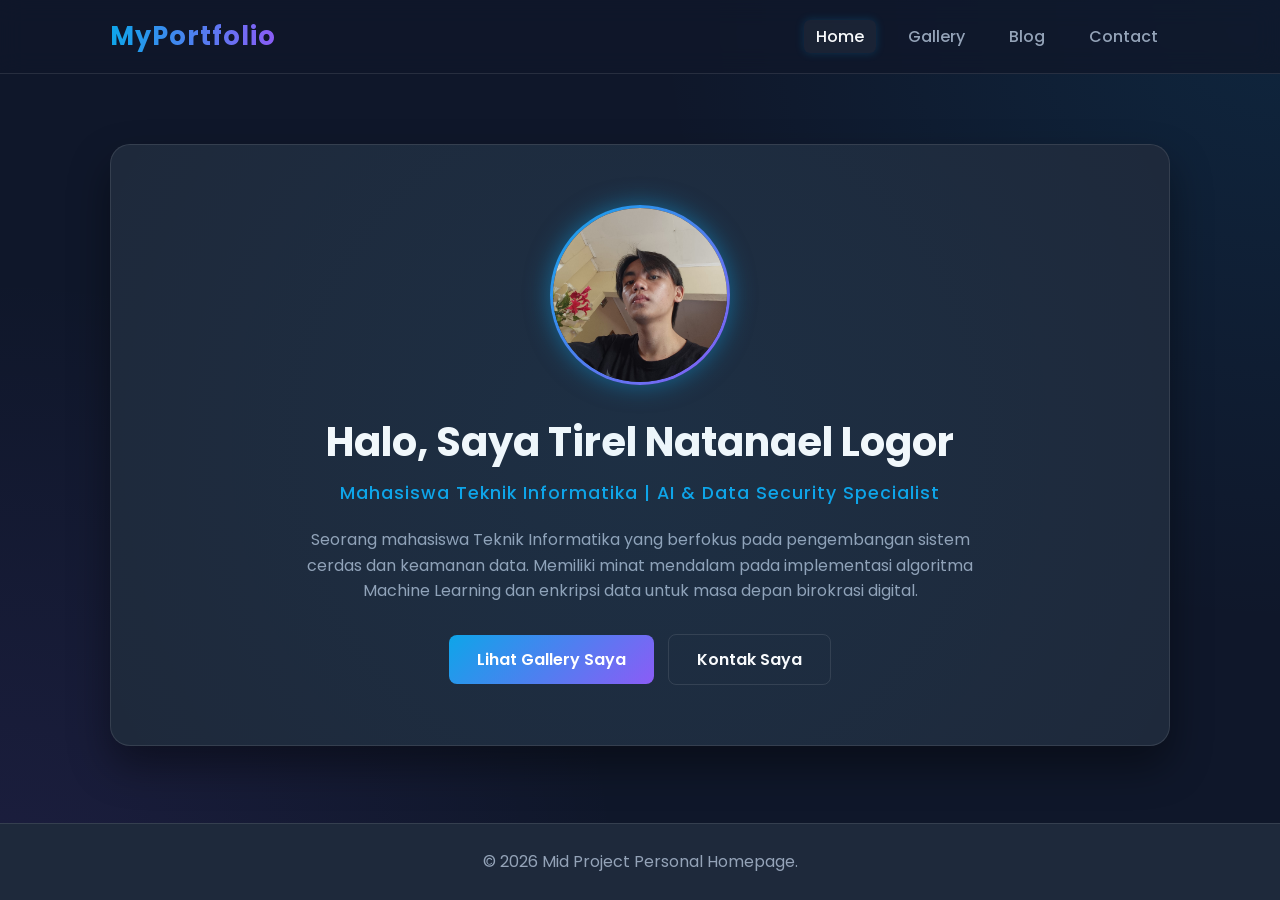
<file: index.html>
<!DOCTYPE html>
<html lang="id">
<head>
    <meta charset="UTF-8">
    <meta name="viewport" content="width=device-width, initial-scale=1.0">
    <title>Home | Web Portofolio</title>
    <link href="https://fonts.googleapis.com/css2?family=Poppins:wght@300;400;500;600;700&display=swap" rel="stylesheet">
    <link rel="stylesheet" href="style.css">
</head>
<body>
    <!-- Navigasi Utama -->
    <header>
        <nav>
            <div class="logo">MyPortfolio</div>
            <ul class="nav-links">
                <li><a href="index.html" class="active">Home</a></li>
                <li><a href="gallery.html">Gallery</a></li>
                <li><a href="blog.html">Blog</a></li>
                <li><a href="contact.html">Contact</a></li>
            </ul>
        </nav>
    </header>

    <!-- Konten Utama Halaman Home -->
    <main class="home-container">
    <section class="hero">
        <div class="profile-frame">
            <img src="foto-profil.jpg" alt="Foto Profil Saya" class="profile-img">
        </div>
        <h1>Halo, Saya Tirel Natanael Logor</h1>
        <h2>Mahasiswa Teknik Informatika | AI & Data Security Specialist</h2>
        <p>Seorang mahasiswa Teknik Informatika yang berfokus pada pengembangan sistem cerdas dan keamanan data. Memiliki minat mendalam pada implementasi algoritma Machine Learning dan enkripsi data untuk masa depan birokrasi digital.</p>
        <div class="hero-buttons">
            <a href="gallery.html" class="btn-primary">Lihat Gallery Saya</a>
            <a href="contact.html" class="btn-secondary">Kontak Saya</a>
        </div>
    </section>
</main>

    <!-- Footer -->
    <footer>
        <p>&copy; 2026 Mid Project Personal Homepage.</p>
    </footer>

    <script src="script.js"></script>
</body>
</html>
</file>
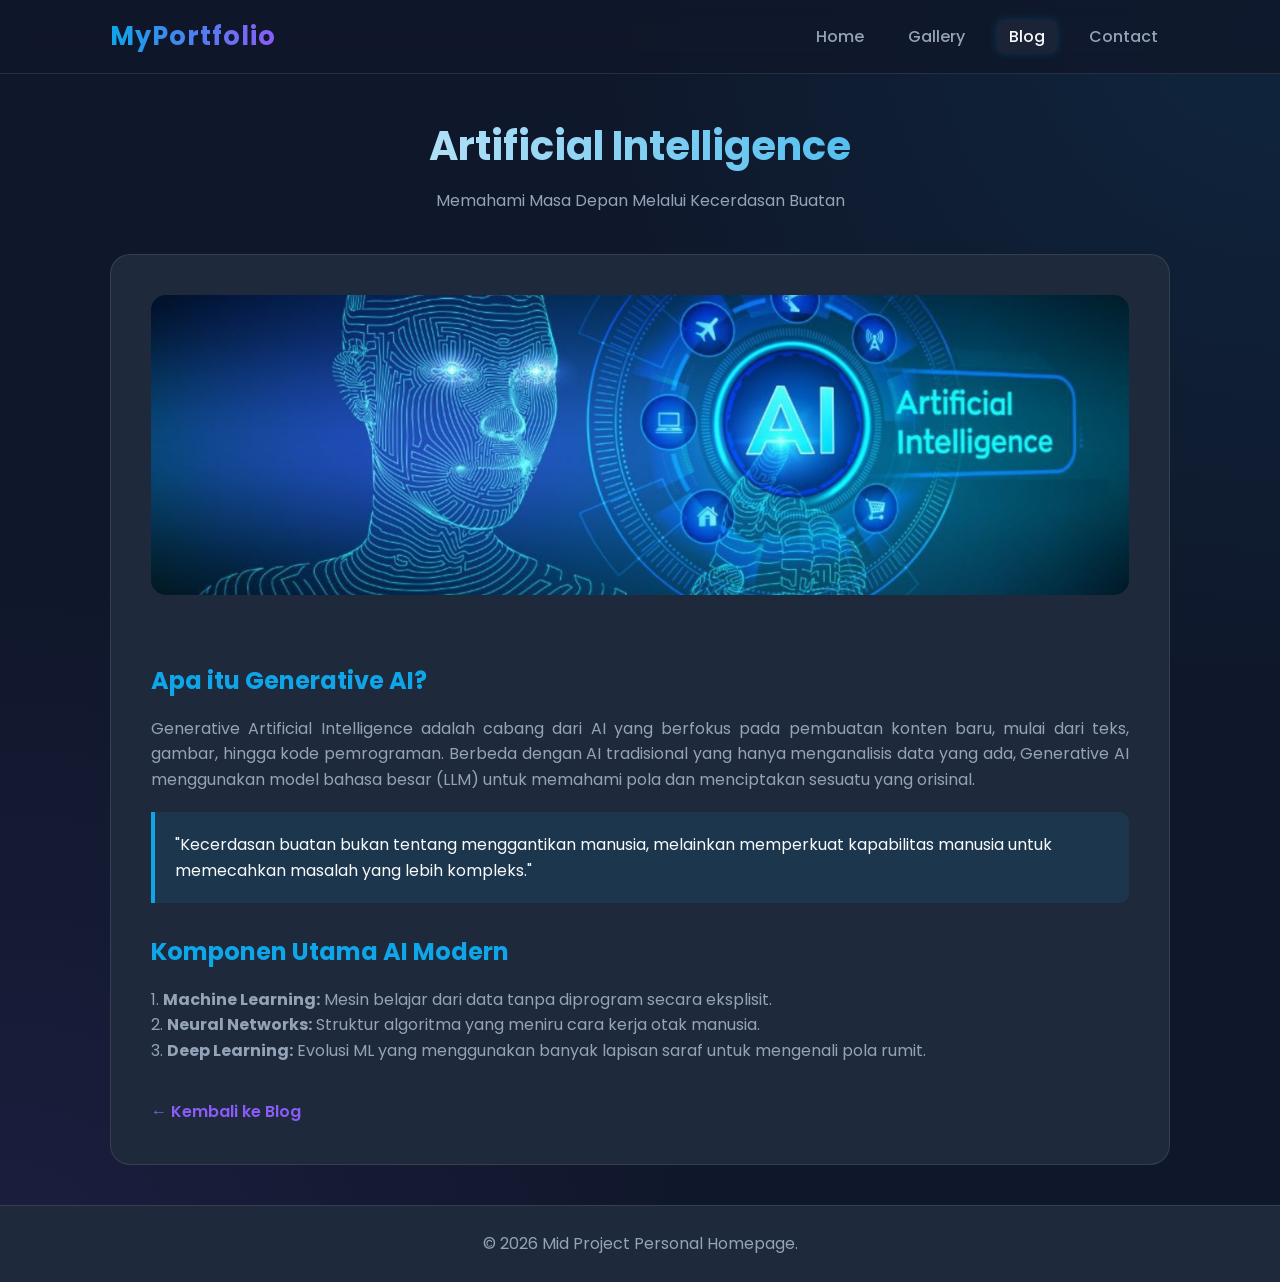
<file: artikel-ai.html>
<!DOCTYPE html>
<html lang="id">
<head>
    <meta charset="UTF-8">
    <meta name="viewport" content="width=device-width, initial-scale=1.0">
    <title>Materi AI | Web Portofolio</title>
    <link href="https://fonts.googleapis.com/css2?family=Poppins:wght@300;400;500;600;700&display=swap" rel="stylesheet">
    <link rel="stylesheet" href="style.css">
    <style>
        .article-content { background: var(--bg-card); padding: 40px; border-radius: 20px; border: 1px solid var(--glass-border); margin-top: 20px; }
        .article-content h2 { color: var(--primary); margin: 30px 0 15px; }
        .article-content p { margin-bottom: 20px; color: var(--text-muted); text-align: justify; }
        .highlight-box { background: rgba(14, 165, 233, 0.1); border-left: 4px solid var(--primary); padding: 20px; margin: 20px 0; border-radius: 0 10px 10px 0; }
    </style>
</head>
<body>
    <header>
        <nav>
            <div class="logo">MyPortfolio</div>
            <ul class="nav-links">
                <li><a href="index.html">Home</a></li>
                <li><a href="gallery.html">Gallery</a></li>
                <li><a href="blog.html" class="active">Blog</a></li>
                <li><a href="contact.html">Contact</a></li>
            </ul>
        </nav>
    </header>

    <main>
        <section class="page-header">
            <h1>Artificial Intelligence</h1>
            <p>Memahami Masa Depan Melalui Kecerdasan Buatan</p>
        </section>

        <article class="article-content">
            <img src="ai-article.jpg" alt="AI" style="width:100%; height:300px; object-fit:cover; border-radius:15px; margin-bottom:30px;">
            
            <h2>Apa itu Generative AI?</h2>
            <p>Generative Artificial Intelligence adalah cabang dari AI yang berfokus pada pembuatan konten baru, mulai dari teks, gambar, hingga kode pemrograman. Berbeda dengan AI tradisional yang hanya menganalisis data yang ada, Generative AI menggunakan model bahasa besar (LLM) untuk memahami pola dan menciptakan sesuatu yang orisinal.</p>

            <div class="highlight-box">
                "Kecerdasan buatan bukan tentang menggantikan manusia, melainkan memperkuat kapabilitas manusia untuk memecahkan masalah yang lebih kompleks."
            </div>

            <h2>Komponen Utama AI Modern</h2>
            <p>1. <strong>Machine Learning:</strong> Mesin belajar dari data tanpa diprogram secara eksplisit.<br>
               2. <strong>Neural Networks:</strong> Struktur algoritma yang meniru cara kerja otak manusia.<br>
               3. <strong>Deep Learning:</strong> Evolusi ML yang menggunakan banyak lapisan saraf untuk mengenali pola rumit.</p>

            <a href="blog.html" class="read-more">&larr; Kembali ke Blog</a>
        </article>
    </main>

    <footer><p>&copy; 2026 Mid Project Personal Homepage.</p></footer>
</body>
</html>
</file>
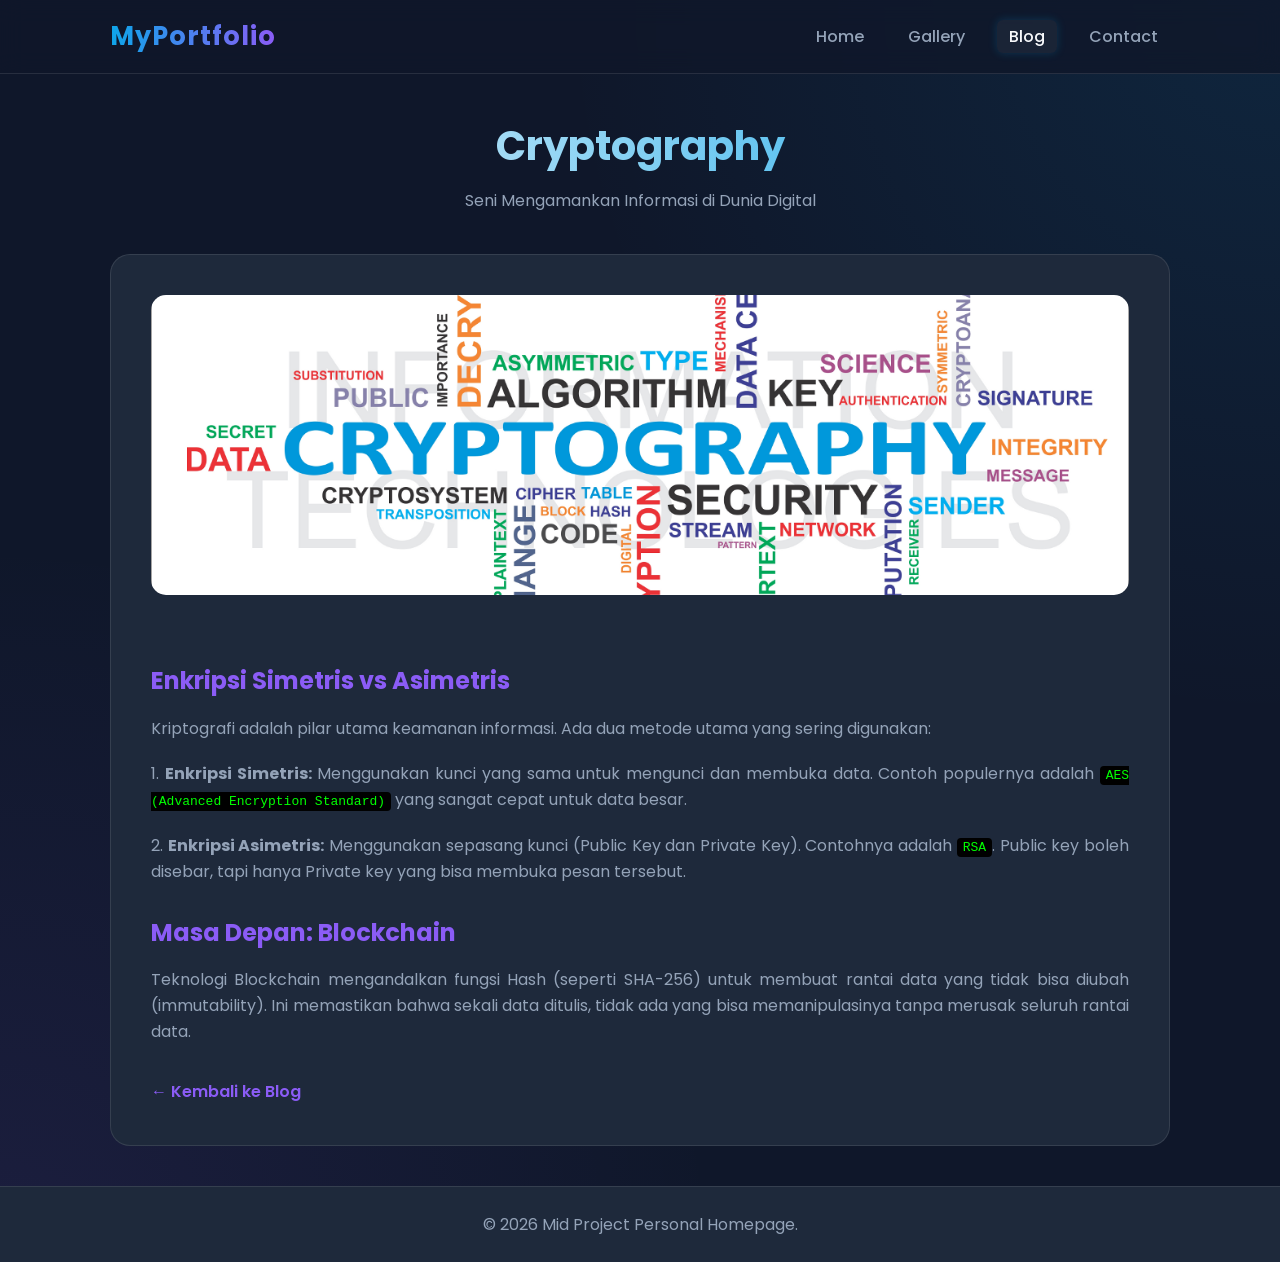
<file: artikel-crypto.html>
<!DOCTYPE html>
<html lang="id">
<head>
    <meta charset="UTF-8">
    <meta name="viewport" content="width=device-width, initial-scale=1.0">
    <title>Materi Kriptografi | Web Portofolio</title>
    <link href="https://fonts.googleapis.com/css2?family=Poppins:wght@300;400;500;600;700&display=swap" rel="stylesheet">
    <link rel="stylesheet" href="style.css">
    <style>
        .article-content { background: var(--bg-card); padding: 40px; border-radius: 20px; border: 1px solid var(--glass-border); margin-top: 20px; }
        .article-content h2 { color: var(--accent); margin: 30px 0 15px; }
        .article-content p { margin-bottom: 20px; color: var(--text-muted); text-align: justify; }
        code { background: #000; color: #0f0; padding: 2px 6px; border-radius: 4px; font-family: monospace; }
    </style>
</head>
<body>
    <header>
        <nav>
            <div class="logo">MyPortfolio</div>
            <ul class="nav-links">
                <li><a href="index.html">Home</a></li>
                <li><a href="gallery.html">Gallery</a></li>
                <li><a href="blog.html" class="active">Blog</a></li>
                <li><a href="contact.html">Contact</a></li>
            </ul>
        </nav>
    </header>

    <main>
        <section class="page-header">
            <h1>Cryptography</h1>
            <p>Seni Mengamankan Informasi di Dunia Digital</p>
        </section>

        <article class="article-content">
            <img src="crypto-article.jpg" alt="Cryptography" style="width:100%; height:300px; object-fit:cover; border-radius:15px; margin-bottom:30px;">
            
            <h2>Enkripsi Simetris vs Asimetris</h2>
            <p>Kriptografi adalah pilar utama keamanan informasi. Ada dua metode utama yang sering digunakan:</p>

            <p>1. <strong>Enkripsi Simetris:</strong> Menggunakan kunci yang sama untuk mengunci dan membuka data. Contoh populernya adalah <code>AES (Advanced Encryption Standard)</code> yang sangat cepat untuk data besar.</p>
            
            <p>2. <strong>Enkripsi Asimetris:</strong> Menggunakan sepasang kunci (Public Key dan Private Key). Contohnya adalah <code>RSA</code>. Public key boleh disebar, tapi hanya Private key yang bisa membuka pesan tersebut.</p>

            <h2>Masa Depan: Blockchain</h2>
            <p>Teknologi Blockchain mengandalkan fungsi Hash (seperti SHA-256) untuk membuat rantai data yang tidak bisa diubah (immutability). Ini memastikan bahwa sekali data ditulis, tidak ada yang bisa memanipulasinya tanpa merusak seluruh rantai data.</p>

            <a href="blog.html" class="read-more">&larr; Kembali ke Blog</a>
        </article>
    </main>

    <footer><p>&copy; 2026 Mid Project Personal Homepage.</p></footer>
</body>
</html>
</file>
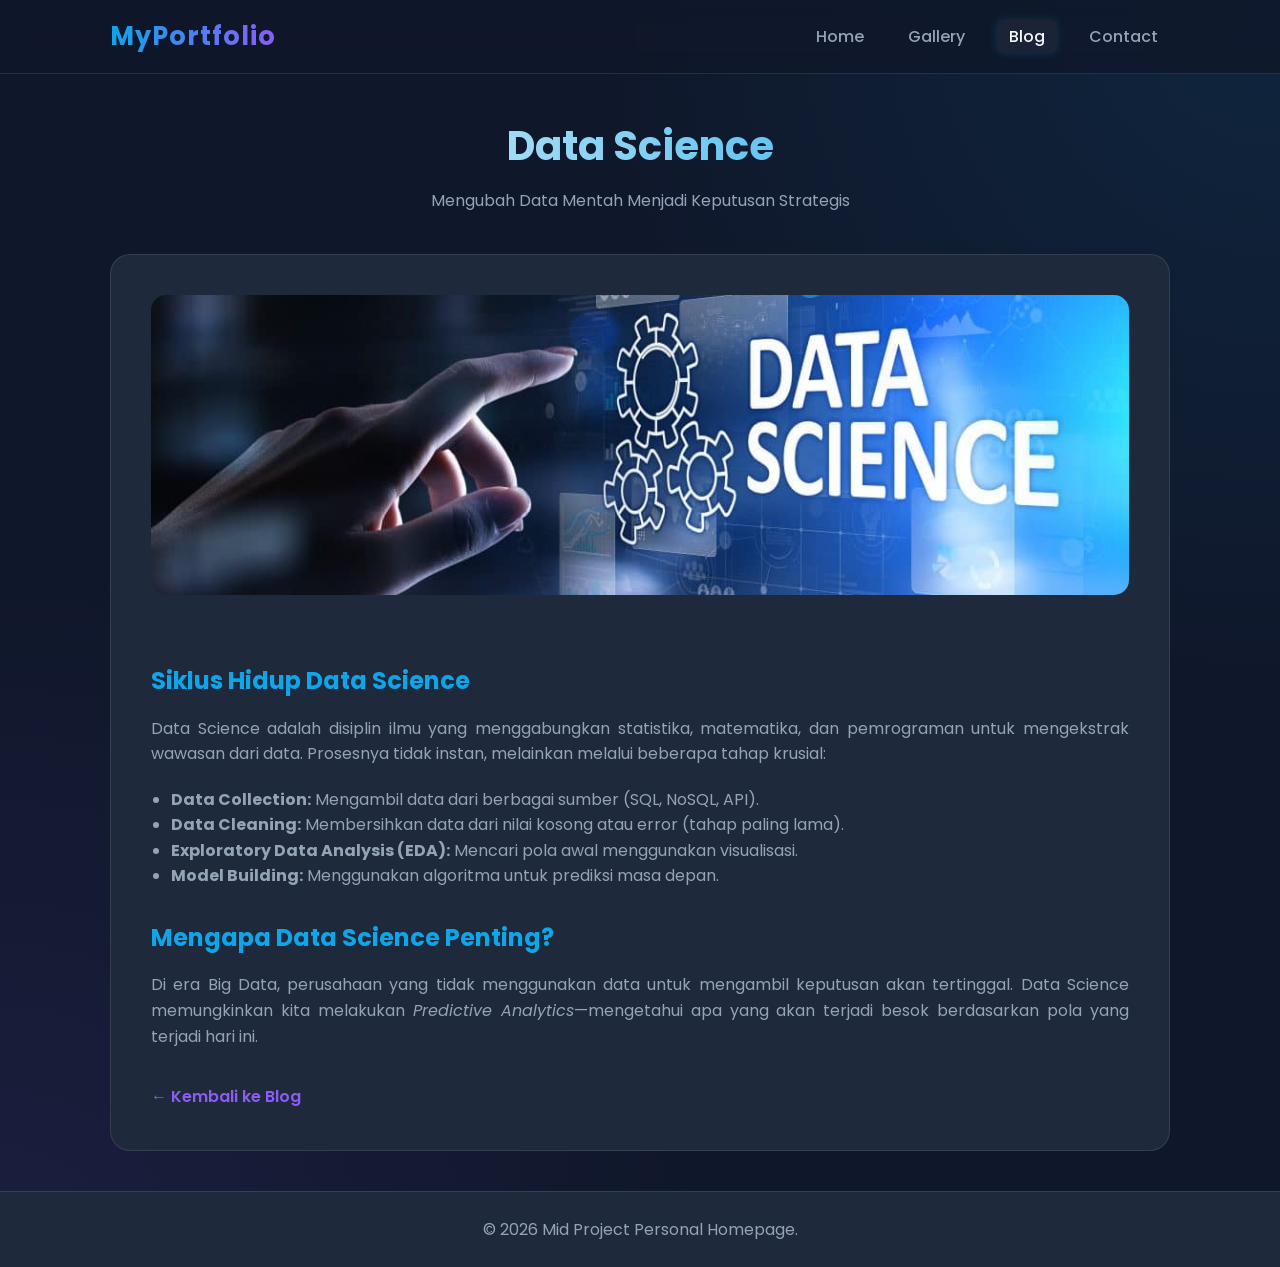
<file: artikel-ds.html>
<!DOCTYPE html>
<html lang="id">
<head>
    <meta charset="UTF-8">
    <meta name="viewport" content="width=device-width, initial-scale=1.0">
    <title>Materi Data Science | Web Portofolio</title>
    <link href="https://fonts.googleapis.com/css2?family=Poppins:wght@300;400;500;600;700&display=swap" rel="stylesheet">
    <link rel="stylesheet" href="style.css">
    <style>
        .article-content { background: var(--bg-card); padding: 40px; border-radius: 20px; border: 1px solid var(--glass-border); margin-top: 20px; }
        .article-content h2 { color: var(--primary); margin: 30px 0 15px; }
        .article-content p { margin-bottom: 20px; color: var(--text-muted); text-align: justify; }
        .data-list { color: var(--text-muted); margin-bottom: 20px; padding-left: 20px; }
    </style>
</head>
<body>
    <header>
        <nav>
            <div class="logo">MyPortfolio</div>
            <ul class="nav-links">
                <li><a href="index.html">Home</a></li>
                <li><a href="gallery.html">Gallery</a></li>
                <li><a href="blog.html" class="active">Blog</a></li>
                <li><a href="contact.html">Contact</a></li>
            </ul>
        </nav>
    </header>

    <main>
        <section class="page-header">
            <h1>Data Science</h1>
            <p>Mengubah Data Mentah Menjadi Keputusan Strategis</p>
        </section>

        <article class="article-content">
            <img src="ds-article.jpg" alt="Data Science" style="width:100%; height:300px; object-fit:cover; border-radius:15px; margin-bottom:30px;">
            
            <h2>Siklus Hidup Data Science</h2>
            <p>Data Science adalah disiplin ilmu yang menggabungkan statistika, matematika, dan pemrograman untuk mengekstrak wawasan dari data. Prosesnya tidak instan, melainkan melalui beberapa tahap krusial:</p>

            <ul class="data-list">
                <li><strong>Data Collection:</strong> Mengambil data dari berbagai sumber (SQL, NoSQL, API).</li>
                <li><strong>Data Cleaning:</strong> Membersihkan data dari nilai kosong atau error (tahap paling lama).</li>
                <li><strong>Exploratory Data Analysis (EDA):</strong> Mencari pola awal menggunakan visualisasi.</li>
                <li><strong>Model Building:</strong> Menggunakan algoritma untuk prediksi masa depan.</li>
            </ul>

            <h2>Mengapa Data Science Penting?</h2>
            <p>Di era Big Data, perusahaan yang tidak menggunakan data untuk mengambil keputusan akan tertinggal. Data Science memungkinkan kita melakukan <em>Predictive Analytics</em>—mengetahui apa yang akan terjadi besok berdasarkan pola yang terjadi hari ini.</p>

            <a href="blog.html" class="read-more">&larr; Kembali ke Blog</a>
        </article>
    </main>

    <footer><p>&copy; 2026 Mid Project Personal Homepage.</p></footer>
</body>
</html>
</file>
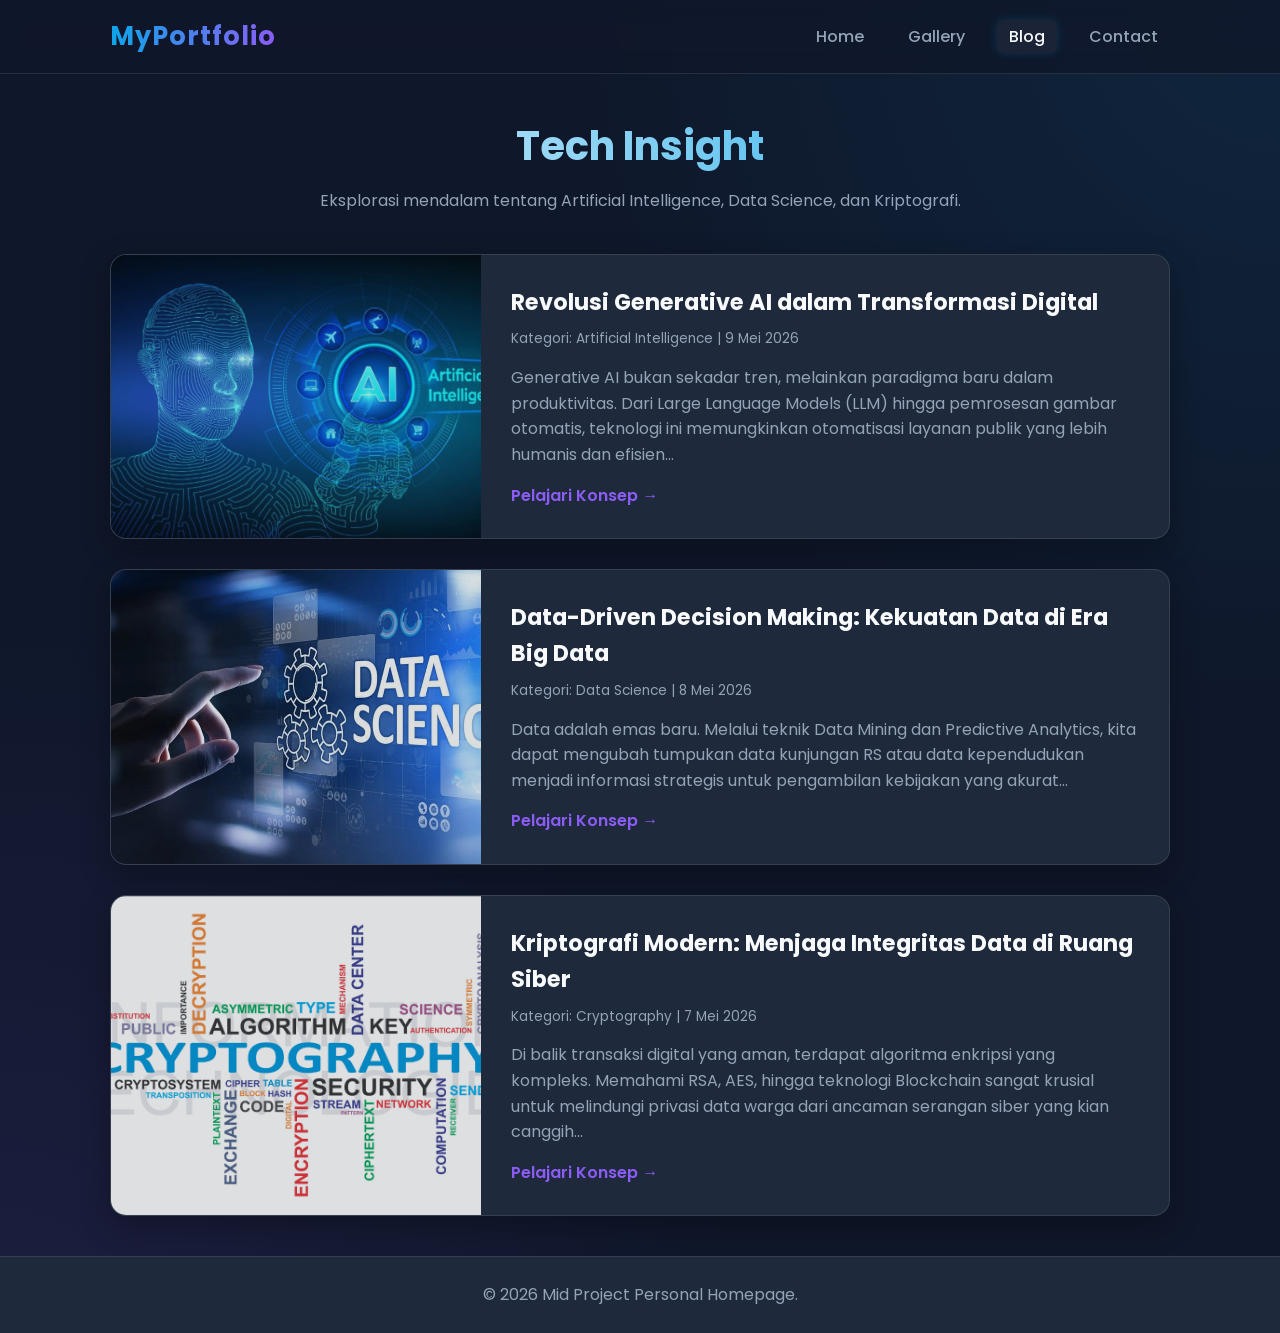
<file: blog.html>
<!DOCTYPE html>
<html lang="id">
<head>
    <meta charset="UTF-8">
    <meta name="viewport" content="width=device-width, initial-scale=1.0">
    <title>Blog | Web Portofolio</title>
    <link href="https://fonts.googleapis.com/css2?family=Poppins:wght@300;400;500;600;700&display=swap" rel="stylesheet">
    <link rel="stylesheet" href="style.css">
</head>
<body>
    <header>
        <nav>
            <div class="logo">MyPortfolio</div>
            <ul class="nav-links">
                <li><a href="index.html">Home</a></li>
                <li><a href="gallery.html">Gallery</a></li>
                <li><a href="blog.html" class="active">Blog</a></li>
                <li><a href="contact.html">Contact</a></li>
            </ul>
        </nav>
    </header>

    <main class="blog-container">
        <section class="page-header">
            <h1>Tech Insight</h1>
            <p>Eksplorasi mendalam tentang Artificial Intelligence, Data Science, dan Kriptografi.</p>
        </section>

        <div class="blog-list">
            <article class="blog-card">
                <img src="ai-article.jpg" alt="Artificial Intelligence" class="blog-img">
                <div class="blog-content">
                    <h2>Revolusi Generative AI dalam Transformasi Digital</h2>
                    <p class="post-meta">Kategori: Artificial Intelligence | 9 Mei 2026</p>
                    <p>Generative AI bukan sekadar tren, melainkan paradigma baru dalam produktivitas. Dari Large Language Models (LLM) hingga pemrosesan gambar otomatis, teknologi ini memungkinkan otomatisasi layanan publik yang lebih humanis dan efisien...</p>
                    <a href="artikel-ai.html" class="read-more">Pelajari Konsep &rarr;</a>
                </div>
            </article>

            <article class="blog-card">
                <img src="ds-article.jpg" alt="Data Science" class="blog-img">
                <div class="blog-content">
                    <h2>Data-Driven Decision Making: Kekuatan Data di Era Big Data</h2>
                    <p class="post-meta">Kategori: Data Science | 8 Mei 2026</p>
                    <p>Data adalah emas baru. Melalui teknik Data Mining dan Predictive Analytics, kita dapat mengubah tumpukan data kunjungan RS atau data kependudukan menjadi informasi strategis untuk pengambilan kebijakan yang akurat...</p>
                    <a href="artikel-ds.html" class="read-more">Pelajari Konsep &rarr;</a>
                </div>
            </article>

            <article class="blog-card">
                <img src="crypto-article.jpg" alt="Cryptography" class="blog-img">
                <div class="blog-content">
                    <h2>Kriptografi Modern: Menjaga Integritas Data di Ruang Siber</h2>
                    <p class="post-meta">Kategori: Cryptography | 7 Mei 2026</p>
                    <p>Di balik transaksi digital yang aman, terdapat algoritma enkripsi yang kompleks. Memahami RSA, AES, hingga teknologi Blockchain sangat krusial untuk melindungi privasi data warga dari ancaman serangan siber yang kian canggih...</p>
                    <a href="artikel-crypto.html" class="read-more">Pelajari Konsep &rarr;</a>
                </div>
            </article>
        </div>
    </main>

    <footer>
        <p>&copy; 2026 Mid Project Personal Homepage.</p>
    </footer>

    <script src="script.js"></script>
</body>
</html>
</file>
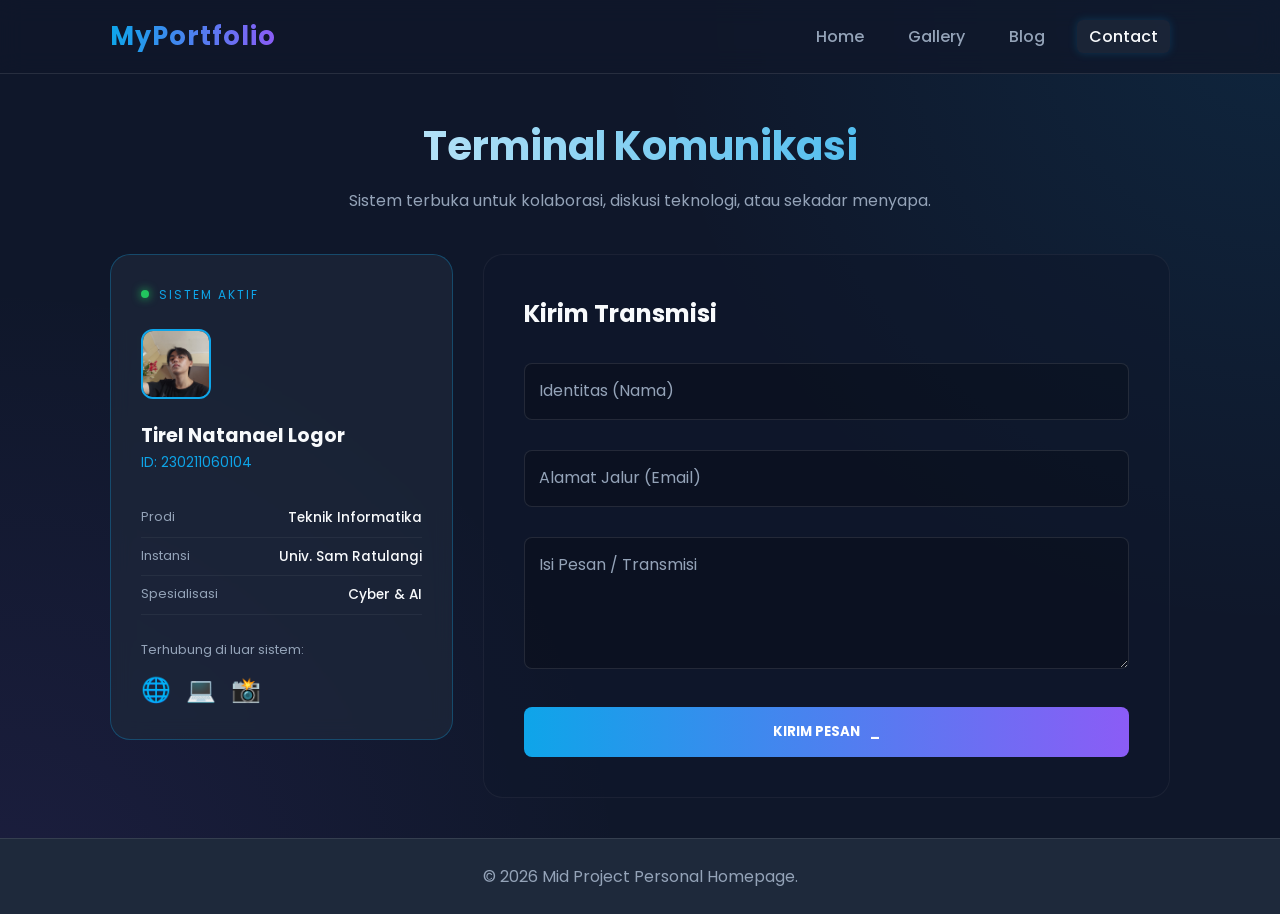
<file: contact.html>
<!DOCTYPE html>
<html lang="id">
<head>
    <meta charset="UTF-8">
    <meta name="viewport" content="width=device-width, initial-scale=1.0">
    <title>Contact | Web Portofolio</title>
    <link href="https://fonts.googleapis.com/css2?family=Poppins:wght@300;400;500;600;700&display=swap" rel="stylesheet">
    <link rel="stylesheet" href="style.css">
</head>
<body>
    <header>
        <nav>
            <div class="logo">MyPortfolio</div>
            <ul class="nav-links">
                <li><a href="index.html">Home</a></li>
                <li><a href="gallery.html">Gallery</a></li>
                <li><a href="blog.html">Blog</a></li>
                <li><a href="contact.html" class="active">Contact</a></li>
            </ul>
        </nav>
    </header>

    <main class="contact-container">
        <section class="page-header">
            <h1>Terminal Komunikasi</h1>
            <p>Sistem terbuka untuk kolaborasi, diskusi teknologi, atau sekadar menyapa.</p>
        </section>

        <div class="contact-grid">
            <aside class="profile-card">
                <div class="card-header">
                    <div class="status-dot"></div>
                    <span>Sistem Aktif</span>
                </div>
                
                <div class="profile-header-inner">
                    <img src="foto-profil.jpg" alt="Tirel Logor" class="mini-profile">
                    <div class="profile-titles">
                        <h3>Tirel Natanael Logor</h3>
                        <p>ID: 230211060104</p>
                    </div>
                </div>

                <div class="profile-details">
                    <div class="detail-item">
                        <span class="label">Prodi</span>
                        <span class="value">Teknik Informatika</span>
                    </div>
                    <div class="detail-item">
                        <span class="label">Instansi</span>
                        <span class="value">Univ. Sam Ratulangi</span>
                    </div>
                    <div class="detail-item">
                        <span class="label">Spesialisasi</span>
                        <span class="value">Cyber & AI</span>
                    </div>
                </div>

                <div class="social-links">
                    <p>Terhubung di luar sistem:</p>
                    <div class="link-icons">
                        <a href="#" title="LinkedIn">🌐</a>
                        <a href="#" title="GitHub">💻</a>
                        <a href="#" title="Instagram">📸</a>
                    </div>
                </div>
            </aside>

            <section class="form-container">
                <div class="form-header">
                    <h3>Kirim Transmisi</h3>
                </div>
                <form id="contactForm">
                    <div class="input-wrapper">
                        <input type="text" id="name" name="name" placeholder=" " required>
                        <label for="name">Identitas (Nama)</label>
                    </div>
                    
                    <div class="input-wrapper">
                        <input type="email" id="email" name="email" placeholder=" " required>
                        <label for="email">Alamat Jalur (Email)</label>
                    </div>

                    <div class="input-wrapper">
                        <textarea id="message" name="message" rows="4" placeholder=" " required></textarea>
                        <label for="message">Isi Pesan / Transmisi</label>
                    </div>

                    <button type="submit" class="btn-glitch">
                        <span class="btn-text">KIRIM PESAN</span>
                        <span class="btn-decoration">_</span>
                    </button>
                </form>
            </section>
        </div>
    </main>

    <footer>
        <p>&copy; 2026 Mid Project Personal Homepage.</p>
    </footer>

    <script src="script.js"></script>
</body>
</html>
</file>
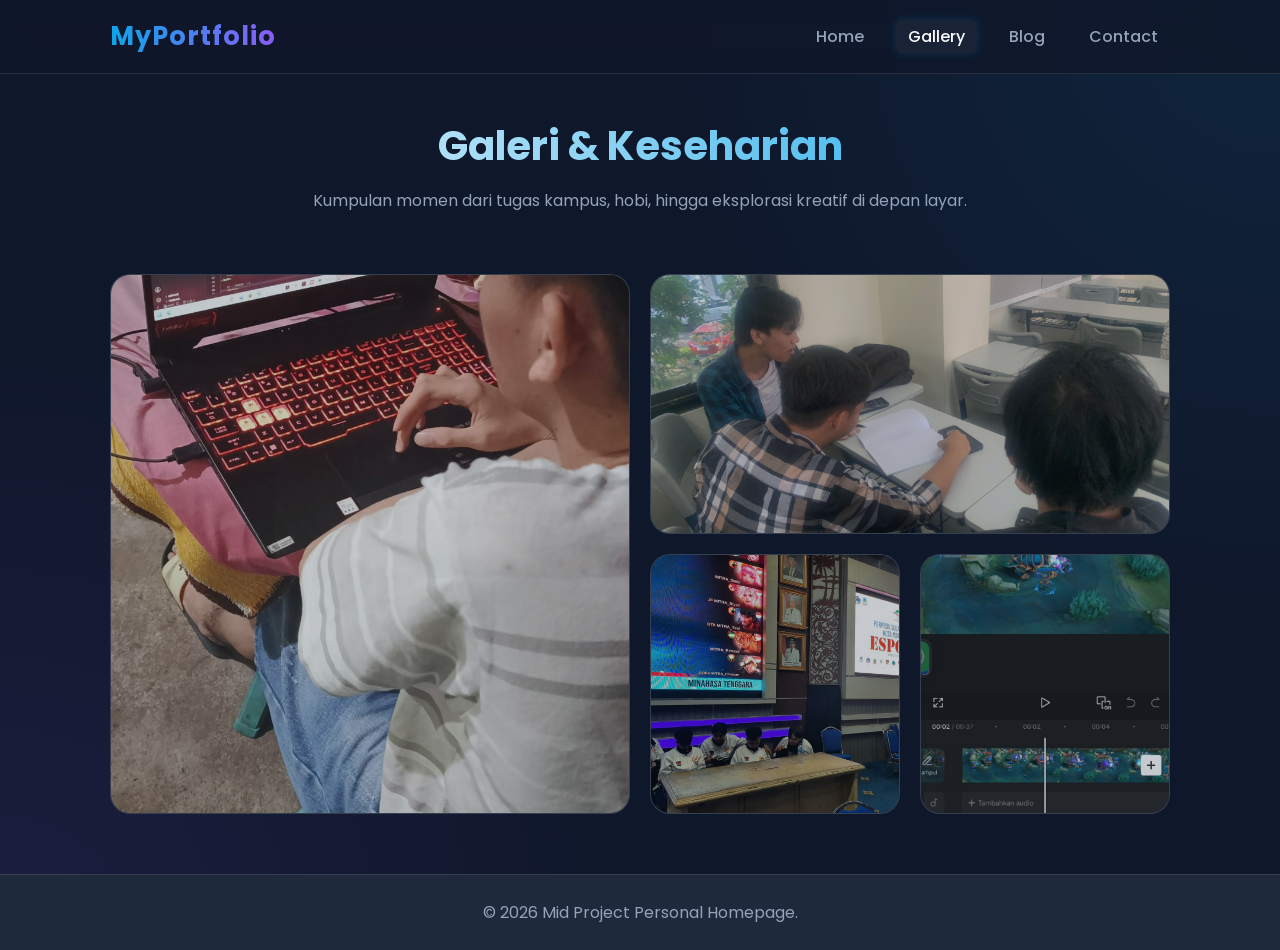
<file: gallery.html>
<!DOCTYPE html>
<html lang="id">
<head>
    <meta charset="UTF-8">
    <meta name="viewport" content="width=device-width, initial-scale=1.0">
    <title>Gallery | Web Portofolio</title>
    <link href="https://fonts.googleapis.com/css2?family=Poppins:wght@300;400;500;600;700&display=swap" rel="stylesheet">
    <link rel="stylesheet" href="style.css">
</head>
<body>
    <header>
        <nav>
            <div class="logo">MyPortfolio</div>
            <ul class="nav-links">
                <li><a href="index.html">Home</a></li>
                <li><a href="gallery.html" class="active">Gallery</a></li>
                <li><a href="blog.html">Blog</a></li>
                <li><a href="contact.html">Contact</a></li>
            </ul>
        </nav>
    </header>

    <main class="gallery-container">
        <section class="page-header">
            <h1>Galeri & Keseharian</h1>
            <p>Kumpulan momen dari tugas kampus, hobi, hingga eksplorasi kreatif di depan layar.</p>
        </section>

        <!-- Grid Galeri bergaya Bento Box -->
        <section class="bento-grid">
            <!-- Item 1: Ukuran Besar (Fokus Utama) -->
            <div class="bento-item item-large" onclick="bukaModal(this)">
                <img src="meja-belajar.jpg" alt="Setup laptop dan tugas">
                <div class="bento-overlay">
                    <h3>Nugas Web</h3>
                    <p>Ditemani kopi dan deadline semalaman</p>
                </div>
            </div>
            
            <!-- Item 2: Ukuran Lebar Memanjang -->
            <div class="bento-item item-wide" onclick="bukaModal(this)">
                <img src="kegiatan-kampus.jpg" alt="Dunia Kampus">
                <div class="bento-overlay">
                    <h3>Kampus Life</h3>
                    <p>Tugas kelompok, nongkrong, dan pertemanan</p>
                </div>
            </div>
            
            <!-- Item 3: Ukuran Standar -->
            <div class="bento-item" onclick="bukaModal(this)">
                <img src="mabar-game.jpg" alt="Screenshot Gaming">
                <div class="bento-overlay">
                    <h3>Tournament E-Sport</h3>
                    <p>Tournament Porprov Mobile Legends</p>
                </div>
            </div>
            
            <!-- Item 4: Ukuran Standar -->
            <div class="bento-item" onclick="bukaModal(this)">
                <img src="eksplorasi-karya.jpg" alt="Eksplorasi Kreatif">
                <div class="bento-overlay">
                    <h3>Eksplorasi</h3>
                    <p>Ngedit video & ngulik proyek sampingan</p>
                </div>
            </div>
        </section>

        <!-- Elemen Lightbox/Modal (Tetap sama) -->
        <div id="imageModal" class="modal">
            <span class="close-modal" onclick="tutupModal()">&times;</span>
            <img class="modal-content" id="gambarPenuh">
            <div id="caption"></div>
        </div>
    </main>

    <footer>
        <p>&copy; 2026 Mid Project Personal Homepage.</p>
    </footer>

    <script src="script.js"></script>
</body>
</html>
</file>
<file: style.css>
/* ==========================================================
   1. GLOBAL RESET, TYPOGRAPHY & VARIABLES (DARK THEME)
   ========================================================== */
:root {
    --bg-dark: #0f172a;       
    --bg-card: #1e293b;       
    --primary: #0ea5e9;       
    --accent: #8b5cf6;        
    --text-main: #f8fafc;     
    --text-muted: #94a3b8;    
    --glass-border: rgba(255, 255, 255, 0.1);
}

* {
    margin: 0;
    padding: 0;
    box-sizing: border-box;
    font-family: 'Poppins', sans-serif; 
}

body {
    background-color: var(--bg-dark);
    color: var(--text-main);
    line-height: 1.6;
    display: flex;
    flex-direction: column;
    min-height: 100vh;
    background-image: radial-gradient(circle at top right, rgba(14, 165, 233, 0.1), transparent 40%),
                      radial-gradient(circle at bottom left, rgba(139, 92, 246, 0.1), transparent 40%);
}

a {
    text-decoration: none;
    color: inherit;
}

/* ==========================================================
   2. HEADER & NAVIGATION (GLASSMORPHISM)
   ========================================================== */
header {
    background: rgba(15, 23, 42, 0.8);
    backdrop-filter: blur(12px); 
    -webkit-backdrop-filter: blur(12px);
    border-bottom: 1px solid var(--glass-border);
    padding: 1rem 0;
    position: sticky;
    top: 0;
    z-index: 100;
}

nav {
    display: flex;
    justify-content: space-between;
    align-items: center;
    max-width: 1100px;
    margin: 0 auto;
    padding: 0 20px;
}

.logo {
    font-size: 1.6rem;
    font-weight: 700;
    background: linear-gradient(to right, var(--primary), var(--accent));
    -webkit-background-clip: text;
    -webkit-text-fill-color: transparent;
    letter-spacing: 1px;
}

.nav-links {
    list-style: none;
    display: flex;
    gap: 20px;
}

.nav-links a {
    color: var(--text-muted);
    font-weight: 500;
    padding: 5px 12px;
    border-radius: 6px;
    transition: all 0.3s ease;
}

.nav-links a:hover, 
.nav-links a.active {
    color: var(--text-main);
    background: rgba(255, 255, 255, 0.05);
    box-shadow: 0 0 10px rgba(14, 165, 233, 0.2);
}

/* ==========================================================
   3. GENERAL LAYOUT
   ========================================================== */
main {
    flex: 1; 
    max-width: 1100px;
    margin: 40px auto;
    padding: 0 20px;
    width: 100%;
}

.page-header {
    text-align: center;
    margin-bottom: 40px;
}

.page-header h1 {
    font-size: 2.5rem;
    background: linear-gradient(to right, var(--text-main), var(--primary));
    -webkit-background-clip: text;
    -webkit-text-fill-color: transparent;
    margin-bottom: 10px;
}

.page-header p {
    color: var(--text-muted);
}

.btn-primary {
    display: inline-block;
    background: linear-gradient(135deg, var(--primary), var(--accent));
    color: #fff;
    padding: 12px 28px;
    border-radius: 8px;
    font-weight: 600;
    transition: transform 0.3s, box-shadow 0.3s;
    border: none;
}

.btn-primary:hover {
    transform: translateY(-3px);
    box-shadow: 0 10px 20px rgba(14, 165, 233, 0.4);
}

.btn-secondary {
    display: inline-block;
    background: transparent;
    color: var(--text-main);
    padding: 12px 28px;
    border-radius: 8px;
    margin-left: 10px;
    font-weight: 600;
    border: 1px solid var(--glass-border);
    transition: all 0.3s;
}

.btn-secondary:hover {
    background: rgba(255, 255, 255, 0.05);
    border-color: var(--primary);
    box-shadow: 0 0 15px rgba(14, 165, 233, 0.2);
}

/* ==========================================================
   4. HOME PAGE (HERO SECTION)
   ========================================================== */
.hero {
    text-align: center;
    background: var(--bg-card);
    border: 1px solid var(--glass-border);
    padding: 60px 40px;
    border-radius: 20px;
    box-shadow: 0 20px 40px rgba(0,0,0,0.4);
    margin-top: 30px;
    position: relative;
    overflow: hidden;
}

.hero::before {
    content: '';
    position: absolute;
    top: -50%; left: -50%; width: 200%; height: 200%;
    background: radial-gradient(circle, rgba(14,165,233,0.05) 0%, transparent 50%);
    pointer-events: none;
}

.profile-frame {
    width: 180px;
    height: 180px;
    margin: 0 auto 25px auto;
    border: 3px solid transparent;
    background: linear-gradient(var(--bg-card), var(--bg-card)) padding-box, 
                linear-gradient(135deg, var(--primary), var(--accent)) border-box;
    border-radius: 50%;
    overflow: hidden;
    box-shadow: 0 0 25px rgba(14, 165, 233, 0.5);
    position: relative;
    z-index: 1;
}

.profile-img {
    width: 100%;
    height: 100%;
    object-fit: cover;
}

.hero h1 {
    font-size: 2.5rem;
    color: var(--text-main);
    margin-bottom: 5px;
}

.hero h2 {
    font-size: 1.1rem;
    color: var(--primary);
    margin-bottom: 20px;
    font-weight: 500;
    letter-spacing: 1px;
}

.hero p {
    max-width: 700px;
    margin: 0 auto 30px auto;
    color: var(--text-muted);
}

.hero-buttons {
    position: relative;
    z-index: 1;
}

/* ==========================================================
   5. GALLERY PAGE (BENTO BOX GRID - 100% PERFECT FIT)
   ========================================================== */
.bento-grid {
    display: grid;
    grid-template-columns: 1fr; /* Mobile: 1 kolom */
    gap: 20px;
    padding: 20px 0;
}

.bento-item {
    position: relative;
    border-radius: 20px; 
    overflow: hidden;
    cursor: pointer;
    min-height: 280px; /* Tinggi dasar untuk layar HP */
    background: var(--bg-card);
    border: 1px solid var(--glass-border);
    transition: transform 0.4s cubic-bezier(0.175, 0.885, 0.32, 1.275), box-shadow 0.4s;
}

.bento-item:hover {
    transform: translateY(-8px);
    box-shadow: 0 15px 30px rgba(0,0,0,0.5), 0 0 20px rgba(14,165,233,0.3);
    border-color: rgba(14,165,233,0.6);
}

/* KUNCI GAMBAR FIT & RAPI */
.bento-item img {
    position: absolute;
    top: 0;
    left: 0;
    width: 100%;
    height: 100%;
    object-fit: cover; /* Mencegah gambar gepeng */
    transition: transform 0.6s ease;
    opacity: 0.75;
    z-index: 0;
}

.bento-item:hover img {
    transform: scale(1.08); 
    opacity: 1;
}

.bento-overlay {
    position: absolute;
    bottom: 0; left: 0; right: 0;
    background: linear-gradient(to top, rgba(15,23,42,0.95) 10%, rgba(15,23,42,0.4) 60%, transparent);
    padding: 40px 20px 20px;
    color: white;
    transform: translateY(100%);
    opacity: 0;
    transition: all 0.4s ease;
    z-index: 2; /* Memastikan teks selalu di atas gambar */
}

.bento-item:hover .bento-overlay {
    transform: translateY(0);
    opacity: 1;
}

.bento-overlay h3 {
    font-size: 1.3rem;
    color: var(--primary);
    margin-bottom: 5px;
    text-shadow: 0 2px 4px rgba(0,0,0,0.8); 
}

.bento-overlay p {
    font-size: 0.95rem;
    color: var(--text-main);
}

/* KUNCI GRID PRESISI UNTUK LAPTOP/DESKTOP */
@media screen and (min-width: 800px) {
    .bento-grid {
        grid-template-columns: repeat(4, 1fr); 
        grid-template-rows: repeat(2, 260px); /* Kunci tinggi baris mati di 260px */
    }
    
    .bento-item {
        min-height: auto; /* Matikan tinggi paksa dari HP */
        height: 100%; /* Paksa kotak menyesuaikan baris grid */
    }
    
    .item-large { 
        grid-column: span 2; 
        grid-row: span 2;    
    }
    
    .item-wide { 
        grid-column: span 2; 
        grid-row: span 1; 
    }
}

/* ==========================================================
   6. LIGHTBOX MODAL
   ========================================================== */
.modal {
    display: none; 
    position: fixed; 
    z-index: 9999;
    padding-top: 60px;
    left: 0; top: 0;
    width: 100%; height: 100%;
    background-color: rgba(15,23,42,0.95); 
    backdrop-filter: blur(8px); 
}

.modal.tampil { display: block; }

.modal-content {
    margin: auto; display: block;
    max-width: 80%; max-height: 80vh;
    border-radius: 12px;
    box-shadow: 0 0 30px rgba(14,165,233,0.3);
    border: 1px solid var(--glass-border);
    animation: zoomIn 0.4s;
}

@keyframes zoomIn {
    from { transform: scale(0.8); opacity: 0; }
    to { transform: scale(1); opacity: 1; }
}

.close-modal {
    position: absolute; top: 20px; right: 40px;
    color: var(--text-muted); font-size: 50px; font-weight: bold;
    cursor: pointer; transition: 0.3s;
}

.close-modal:hover { color: #ef4444; }

#caption {
    margin: auto; display: block; width: 80%;
    text-align: center; color: var(--primary);
    padding: 15px 0; font-size: 1.3rem; font-weight: 500;
}

/* ==========================================================
   7. BLOG PAGE
   ========================================================== */
.blog-list {
    display: flex; flex-direction: column; gap: 30px;
}

.blog-card {
    display: flex;
    background: var(--bg-card);
    border-radius: 16px;
    overflow: hidden;
    border: 1px solid var(--glass-border);
    box-shadow: 0 10px 30px rgba(0,0,0,0.3);
    transition: transform 0.3s, border-color 0.3s;
}

.blog-card:hover {
    transform: translateY(-5px);
    border-color: rgba(139, 92, 246, 0.5); 
}

.blog-img {
    width: 35%; object-fit: cover; opacity: 0.85; transition: 0.3s;
}

.blog-card:hover .blog-img { opacity: 1; }

.blog-content {
    padding: 30px; width: 65%;
}

.blog-content h2 {
    color: var(--text-main); margin-bottom: 8px; font-size: 1.4rem;
}

.post-meta {
    font-size: 0.85rem; color: var(--primary); margin-bottom: 15px;
}

.blog-content p { color: var(--text-muted); }

.read-more {
    display: inline-block; margin-top: 15px; color: var(--accent);
    font-weight: 600; transition: 0.3s;
}

.read-more:hover { color: var(--primary); letter-spacing: 1px; }

/* ==========================================================
   8. CONTACT PAGE (CYBER DASHBOARD STYLE)
   ========================================================== */
.contact-grid {
    display: grid;
    grid-template-columns: 1fr 2fr;
    gap: 30px;
    align-items: start;
}

.profile-card {
    background: rgba(30, 41, 59, 0.7);
    border: 1px solid rgba(14, 165, 233, 0.3);
    border-radius: 20px;
    padding: 30px;
    backdrop-filter: blur(10px);
    position: relative;
    overflow: hidden;
}

.card-header {
    display: flex;
    align-items: center;
    gap: 10px;
    font-size: 0.75rem;
    color: var(--primary);
    text-transform: uppercase;
    letter-spacing: 2px;
    margin-bottom: 25px;
}

.status-dot {
    width: 8px;
    height: 8px;
    background-color: #22c55e;
    border-radius: 50%;
    box-shadow: 0 0 10px #22c55e;
    animation: pulse 2s infinite;
}

@keyframes pulse {
    0% { opacity: 1; }
    50% { opacity: 0.4; }
    100% { opacity: 1; }
}

.mini-profile {
    width: 70px;
    height: 70px;
    border-radius: 12px;
    border: 2px solid var(--primary);
    margin-bottom: 15px;
    object-fit: cover;
}

.profile-titles h3 {
    font-size: 1.2rem;
    color: var(--text-main);
}

.profile-titles p {
    font-size: 0.85rem;
    color: var(--primary);
}

.profile-details {
    margin: 25px 0;
}

.detail-item {
    display: flex;
    justify-content: space-between;
    padding: 8px 0;
    border-bottom: 1px solid rgba(255,255,255,0.05);
}

.detail-item .label {
    font-size: 0.8rem;
    color: var(--text-muted);
}

.detail-item .value {
    font-size: 0.85rem;
    font-weight: 500;
}

.social-links p {
    font-size: 0.8rem;
    color: var(--text-muted);
    margin-bottom: 10px;
}

.link-icons {
    display: flex;
    gap: 15px;
    font-size: 1.5rem;
}

.form-container {
    background: rgba(15, 23, 42, 0.5);
    border: 1px solid rgba(255,255,255,0.05);
    border-radius: 20px;
    padding: 40px;
}

.form-header h3 {
    margin-bottom: 30px;
    color: var(--text-main);
    font-size: 1.5rem;
}

.input-wrapper {
    position: relative;
    margin-bottom: 30px;
}

.input-wrapper input, 
.input-wrapper textarea {
    width: 100%;
    padding: 15px;
    background: rgba(0,0,0,0.2);
    border: 1px solid rgba(255,255,255,0.1);
    border-radius: 8px;
    color: white;
    font-size: 1rem;
    transition: 0.3s;
}

.input-wrapper label {
    position: absolute;
    left: 15px;
    top: 15px;
    color: var(--text-muted);
    transition: 0.3s;
    pointer-events: none;
}

.input-wrapper input:focus, 
.input-wrapper textarea:focus,
.input-wrapper input:not(:placeholder-shown),
.input-wrapper textarea:not(:placeholder-shown) {
    border-color: var(--primary);
    background: rgba(14, 165, 233, 0.05);
}

.input-wrapper input:focus + label,
.input-wrapper textarea:focus + label,
.input-wrapper input:not(:placeholder-shown) + label,
.input-wrapper textarea:not(:placeholder-shown) + label {
    top: -25px;
    left: 5px;
    font-size: 0.8rem;
    color: var(--primary);
}

.btn-glitch {
    width: 100%;
    padding: 15px;
    background: linear-gradient(90deg, var(--primary), var(--accent));
    border: none;
    border-radius: 8px;
    color: white;
    font-weight: 700;
    cursor: pointer;
    display: flex;
    justify-content: center;
    gap: 10px;
    transition: 0.3s;
}

.btn-glitch:hover {
    box-shadow: 0 0 20px rgba(14, 165, 233, 0.4);
    letter-spacing: 2px;
}

/* ==========================================================
   9. FOOTER
   ========================================================== */
footer {
    background: var(--bg-card); 
    border-top: 1px solid var(--glass-border);
    color: var(--text-muted); 
    text-align: center; 
    padding: 25px 0; 
    margin-top: auto;
}

/* ==========================================================
   10. RESPONSIVE DESIGN (MOBILE FIXES)
   ========================================================== */
@media screen and (max-width: 768px) {
    nav { flex-direction: column; gap: 15px; }
    .hero { padding: 40px 20px; }
    .blog-card { flex-direction: column; }
    .blog-img { width: 100%; height: 200px; }
    .blog-content { width: 100%; }
    .contact-grid { grid-template-columns: 1fr; }
    .form-container { padding: 25px; }
    .hero-buttons a { display: block; margin: 10px 0 0 0; width: 100%; text-align: center; }
}
</file>
